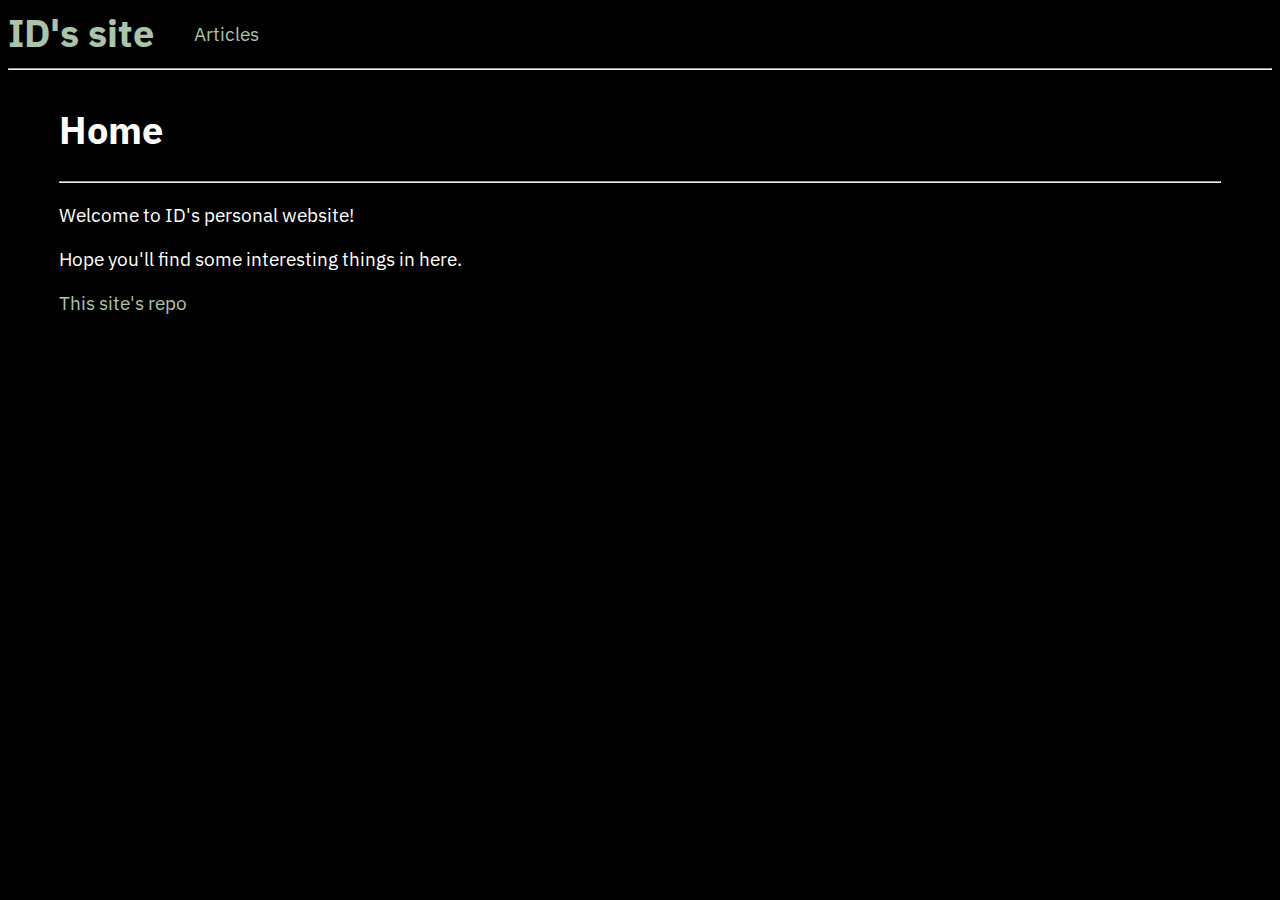
<file: index.html>
<!DOCTYPE html>
<html>
  <head>
    <meta charset="utf-8" />
    <meta name="viewport" content="width=device-width, initial-scale=1" />
    <link rel="stylesheet" href="/assets/styles/base.css" />
    <link rel="icon" href="data:," />
    
<title>Home - ID's site</title>

  </head>
  <body>
    <header>
      <h1><a href="/">
        ID's site
      </a></h1>
      <ul>
        <li><a href="/articles.html">
          Articles
        </a></li>
      </ul>
    </header>
    <hr>
    <div id="content-area">
      <main>
        
<h1>Home</h1>

<hr>
<p>Welcome to ID's personal website!</p>
<p>Hope you'll find some interesting things in here.</p>
<p><a href="https://github.com/funk443/funk443.github.io">This site's repo</a></p>

      </main>
    </div>
  </body>
</html>
</file>
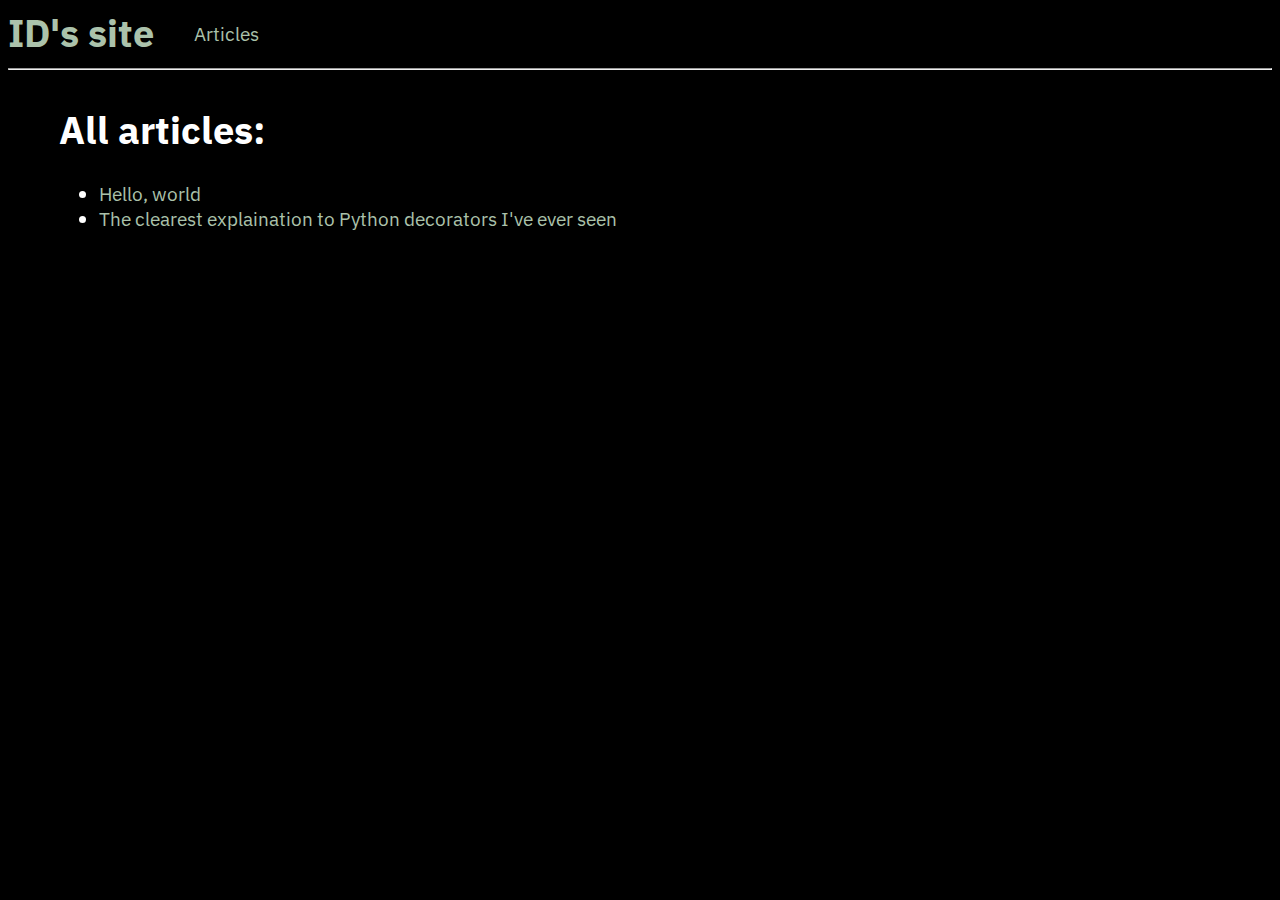
<file: articles.html>
<!DOCTYPE html>
<html>
  <head>
    <meta charset="utf-8" />
    <meta name="viewport" content="width=device-width, initial-scale=1" />
    <link rel="stylesheet" href="/assets/styles/base.css" />
    <link rel="icon" href="data:," />
    
<title>All articles - ID's site</title>

  </head>
  <body>
    <header>
      <h1><a href="/">
        ID's site
      </a></h1>
      <ul>
        <li><a href="/articles.html">
          Articles
        </a></li>
      </ul>
    </header>
    <hr>
    <div id="content-area">
      <main>
        
<h1>All articles:</h1>
<ul>
  
  <li><a href=/articles/hello-world.html>
    Hello, world
  </a></li>
  
  <li><a href=/articles/python-decorator.html>
    The clearest explaination to Python decorators I've ever seen
  </a></li>
  
</ul>

      </main>
    </div>
  </body>
</html>
</file>
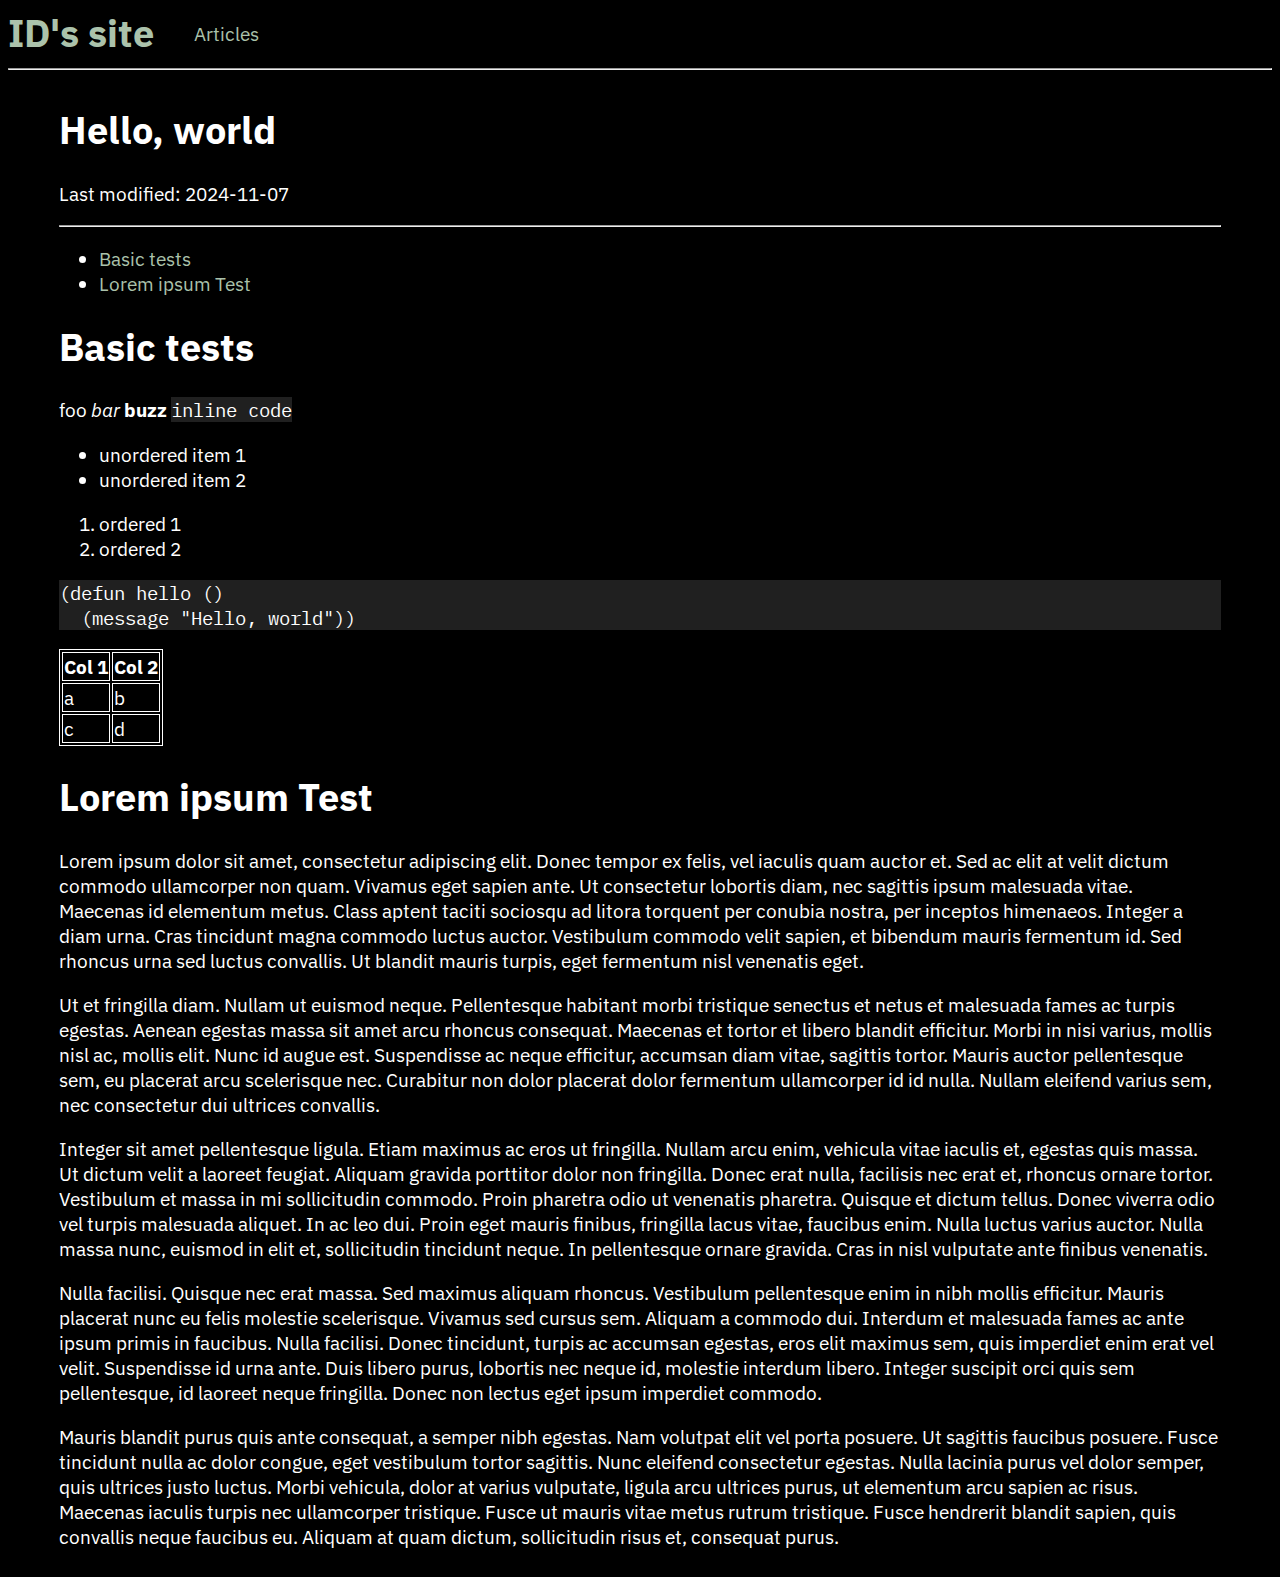
<file: articles/hello-world.html>
<!DOCTYPE html>
<html>
  <head>
    <meta charset="utf-8" />
    <meta name="viewport" content="width=device-width, initial-scale=1" />
    <link rel="stylesheet" href="/assets/styles/base.css" />
    <link rel="icon" href="data:," />
    
<title>Hello, world - ID's site</title>

  </head>
  <body>
    <header>
      <h1><a href="/">
        ID's site
      </a></h1>
      <ul>
        <li><a href="/articles.html">
          Articles
        </a></li>
      </ul>
    </header>
    <hr>
    <div id="content-area">
      <main>
        
<h1>Hello, world</h1>

<p>Last modified: 2024-11-07</p>

<hr>
<div class="toc">
<ul>
<li><a href="#basic-tests">Basic tests</a></li>
<li><a href="#lorem-ipsum-test">Lorem ipsum Test</a></li>
</ul>
</div>
<h1 id="basic-tests">Basic tests</h1>
<p>foo <em>bar</em> <strong>buzz</strong> <code>inline code</code></p>
<ul>
<li>unordered item 1</li>
<li>unordered item 2</li>
</ul>
<ol>
<li>ordered 1</li>
<li>ordered 2</li>
</ol>
<pre><code>(defun hello ()
  (message &quot;Hello, world&quot;))
</code></pre>
<table>
<thead>
<tr>
<th>Col 1</th>
<th>Col 2</th>
</tr>
</thead>
<tbody>
<tr>
<td>a</td>
<td>b</td>
</tr>
<tr>
<td>c</td>
<td>d</td>
</tr>
</tbody>
</table>
<h1 id="lorem-ipsum-test">Lorem ipsum Test</h1>
<p>Lorem ipsum dolor sit amet, consectetur adipiscing elit.  Donec tempor ex felis, vel iaculis quam auctor et.  Sed ac elit at velit dictum commodo ullamcorper non quam.  Vivamus eget sapien ante.  Ut consectetur lobortis diam, nec sagittis ipsum malesuada vitae.  Maecenas id elementum metus.  Class aptent taciti sociosqu ad litora torquent per conubia nostra, per inceptos himenaeos.  Integer a diam urna.  Cras tincidunt magna commodo luctus auctor.  Vestibulum commodo velit sapien, et bibendum mauris fermentum id.  Sed rhoncus urna sed luctus convallis.  Ut blandit mauris turpis, eget fermentum nisl venenatis eget.</p>
<p>Ut et fringilla diam.  Nullam ut euismod neque.  Pellentesque habitant morbi tristique senectus et netus et malesuada fames ac turpis egestas.  Aenean egestas massa sit amet arcu rhoncus consequat.  Maecenas et tortor et libero blandit efficitur.  Morbi in nisi varius, mollis nisl ac, mollis elit.  Nunc id augue est.  Suspendisse ac neque efficitur, accumsan diam vitae, sagittis tortor.  Mauris auctor pellentesque sem, eu placerat arcu scelerisque nec.  Curabitur non dolor placerat dolor fermentum ullamcorper id id nulla.  Nullam eleifend varius sem, nec consectetur dui ultrices convallis.</p>
<p>Integer sit amet pellentesque ligula.  Etiam maximus ac eros ut fringilla.  Nullam arcu enim, vehicula vitae iaculis et, egestas quis massa.  Ut dictum velit a laoreet feugiat.  Aliquam gravida porttitor dolor non fringilla.  Donec erat nulla, facilisis nec erat et, rhoncus ornare tortor.  Vestibulum et massa in mi sollicitudin commodo.  Proin pharetra odio ut venenatis pharetra.  Quisque et dictum tellus.  Donec viverra odio vel turpis malesuada aliquet.  In ac leo dui.  Proin eget mauris finibus, fringilla lacus vitae, faucibus enim.  Nulla luctus varius auctor.  Nulla massa nunc, euismod in elit et, sollicitudin tincidunt neque.  In pellentesque ornare gravida.  Cras in nisl vulputate ante finibus venenatis.</p>
<p>Nulla facilisi.  Quisque nec erat massa.  Sed maximus aliquam rhoncus.  Vestibulum pellentesque enim in nibh mollis efficitur.  Mauris placerat nunc eu felis molestie scelerisque.  Vivamus sed cursus sem.  Aliquam a commodo dui.  Interdum et malesuada fames ac ante ipsum primis in faucibus.  Nulla facilisi.  Donec tincidunt, turpis ac accumsan egestas, eros elit maximus sem, quis imperdiet enim erat vel velit.  Suspendisse id urna ante.  Duis libero purus, lobortis nec neque id, molestie interdum libero.  Integer suscipit orci quis sem pellentesque, id laoreet neque fringilla.  Donec non lectus eget ipsum imperdiet commodo.</p>
<p>Mauris blandit purus quis ante consequat, a semper nibh egestas.  Nam volutpat elit vel porta posuere.  Ut sagittis faucibus posuere.  Fusce tincidunt nulla ac dolor congue, eget vestibulum tortor sagittis.  Nunc eleifend consectetur egestas.  Nulla lacinia purus vel dolor semper, quis ultrices justo luctus.  Morbi vehicula, dolor at varius vulputate, ligula arcu ultrices purus, ut elementum arcu sapien ac risus.  Maecenas iaculis turpis nec ullamcorper tristique.  Fusce ut mauris vitae metus rutrum tristique.  Fusce hendrerit blandit sapien, quis convallis neque faucibus eu.  Aliquam at quam dictum, sollicitudin risus et, consequat purus.</p>

      </main>
    </div>
  </body>
</html>
</file>
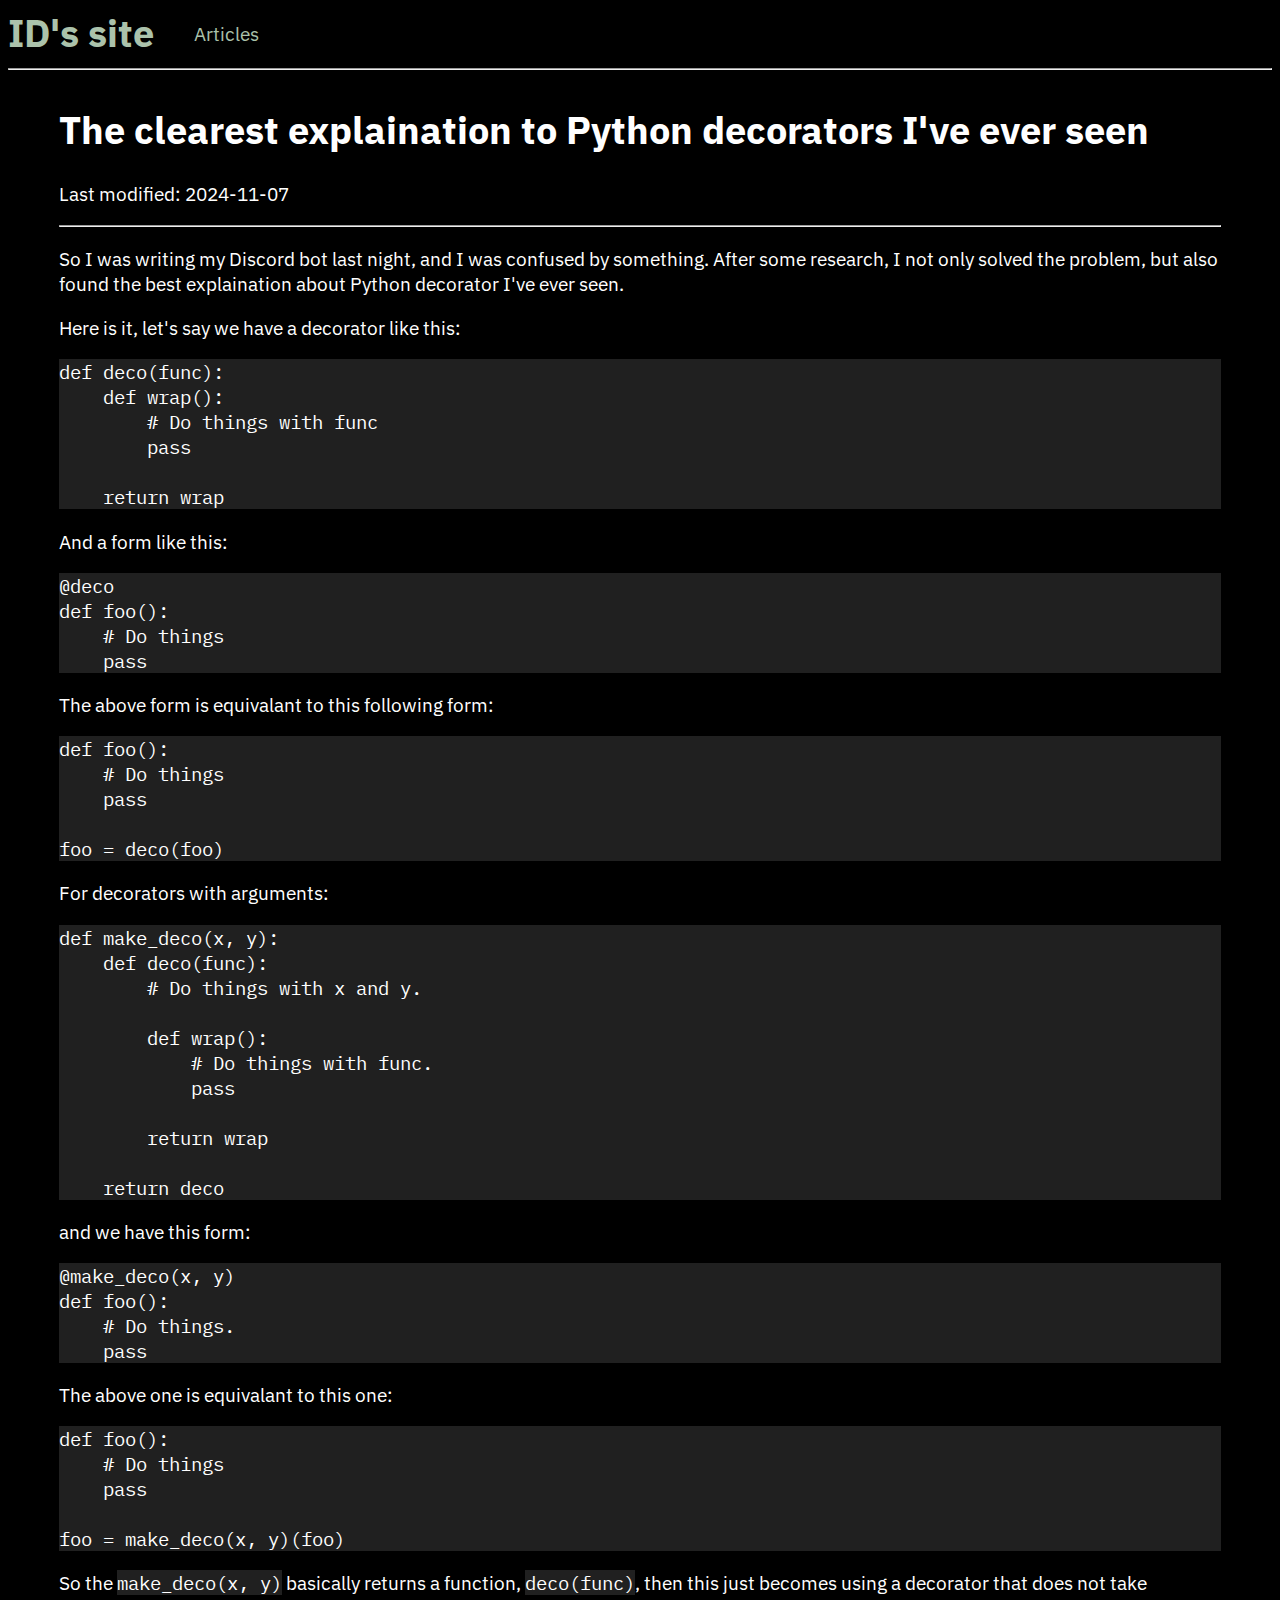
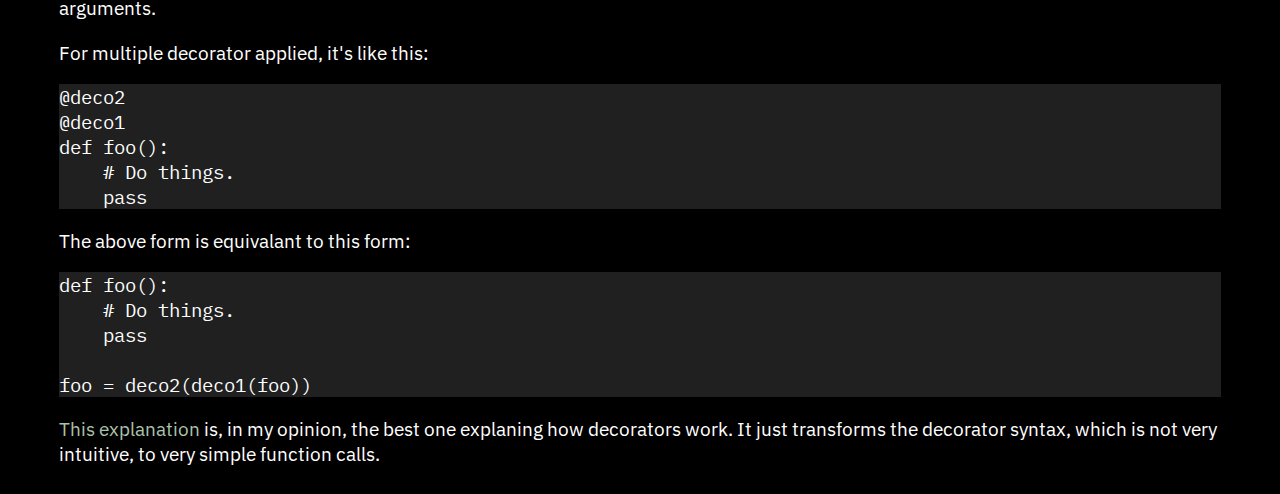
<file: articles/python-decorator.html>
<!DOCTYPE html>
<html>
  <head>
    <meta charset="utf-8" />
    <meta name="viewport" content="width=device-width, initial-scale=1" />
    <link rel="stylesheet" href="/assets/styles/base.css" />
    <link rel="icon" href="data:," />
    
<title>The clearest explaination to Python decorators I've ever seen - ID's site</title>

  </head>
  <body>
    <header>
      <h1><a href="/">
        ID's site
      </a></h1>
      <ul>
        <li><a href="/articles.html">
          Articles
        </a></li>
      </ul>
    </header>
    <hr>
    <div id="content-area">
      <main>
        
<h1>The clearest explaination to Python decorators I've ever seen</h1>

<p>Last modified: 2024-11-07</p>

<hr>
<div class="toc">
<ul></ul>
</div>
<p>So I was writing my Discord bot last night, and I was confused by something.  After some research, I not only solved the problem, but also found the best explaination about Python decorator I've ever seen.</p>
<p>Here is it, let's say we have a decorator like this:</p>
<pre><code class="language-python">def deco(func):
    def wrap():
        # Do things with func
        pass

    return wrap
</code></pre>
<p>And a form like this:</p>
<pre><code class="language-python">@deco
def foo():
    # Do things
    pass
</code></pre>
<p>The above form is equivalant to this following form:</p>
<pre><code class="language-python">def foo():
    # Do things
    pass

foo = deco(foo)
</code></pre>
<p>For decorators with arguments:</p>
<pre><code class="language-python">def make_deco(x, y):
    def deco(func):
        # Do things with x and y.

        def wrap():
            # Do things with func.
            pass

        return wrap

    return deco
</code></pre>
<p>and we have this form:</p>
<pre><code class="language-python">@make_deco(x, y)
def foo():
    # Do things.
    pass
</code></pre>
<p>The above one is equivalant to this one:</p>
<pre><code class="language-python">def foo():
    # Do things
    pass

foo = make_deco(x, y)(foo)
</code></pre>
<p>So the <code>make_deco(x, y)</code> basically returns a function, <code>deco(func)</code>, then this just becomes using a decorator that does not take arguments.</p>
<p>For multiple decorator applied, it's like this:</p>
<pre><code class="language-python">@deco2
@deco1
def foo():
    # Do things.
    pass
</code></pre>
<p>The above form is equivalant to this form:</p>
<pre><code class="language-python">def foo():
    # Do things.
    pass

foo = deco2(deco1(foo))
</code></pre>
<p><a href="https://peps.python.org/pep-0318/#current-syntax">This explanation</a> is, in my opinion, the best one explaning how decorators work.  It just transforms the decorator syntax, which is not very intuitive, to very simple function calls.</p>

      </main>
    </div>
  </body>
</html>
</file>
<file: assets/styles/base.css>
@import url('https://fonts.googleapis.com/css2?family=IBM+Plex+Sans:ital,wght@0,100;0,200;0,300;0,400;0,500;0,600;0,700;1,100;1,200;1,300;1,400;1,500;1,600;1,700&display=swap');
@import url('https://fonts.googleapis.com/css2?family=IBM+Plex+Mono:ital,wght@0,100;0,200;0,300;0,400;0,500;0,600;0,700;1,100;1,200;1,300;1,400;1,500;1,600;1,700&family=IBM+Plex+Sans:ital,wght@0,100;0,200;0,300;0,400;0,500;0,600;0,700;1,100;1,200;1,300;1,400;1,500;1,600;1,700&display=swap');

html {
    font-size: 120%;
    min-height: 100vh;}

body {
    font-family: "IBM Plex Sans", sans-serif;
    background-color: black;
    color: white;}

header {
    display: flex;
    flex-flow: row wrap;}

header h1 {
    font-size: 2rem;
    margin: 0;}

header ul {
    display: flex;
    flex-flow: row wrap;
    align-items: center;
    justify-content: left;
    margin: 0;}

header li {
    list-style: none;
    margin: 0 2rem 0 0;}

#content-area {
    display: flex;
    flex-flow: column wrap;}

main {
    margin: 0 4%;
    flex: 9;}

footer {
    flex: 1;}

a {
    color: #abc2ab;
    text-decoration: none;}

pre, code {
    background: #202020;
    font-family: "IBM Plex Mono", monospace;}

table, td, th {
    border: 1px solid white;}
</file>
